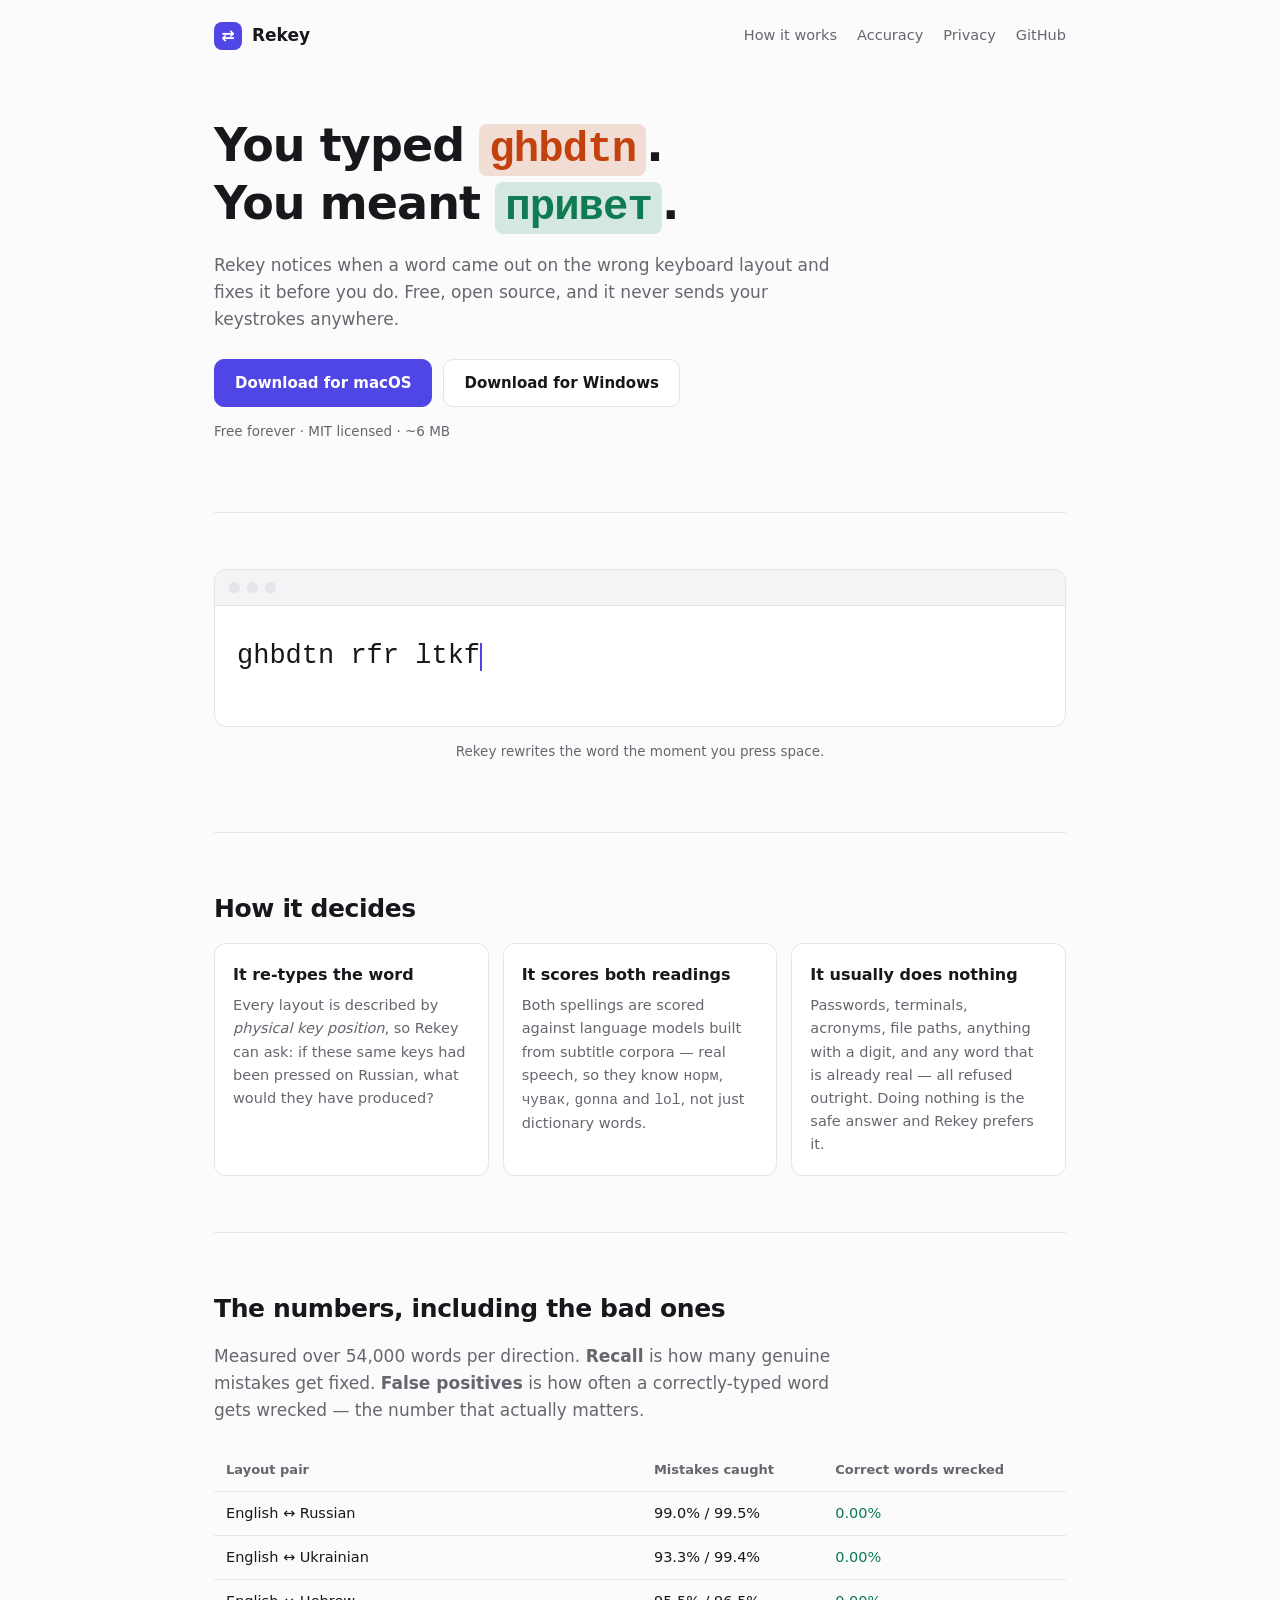
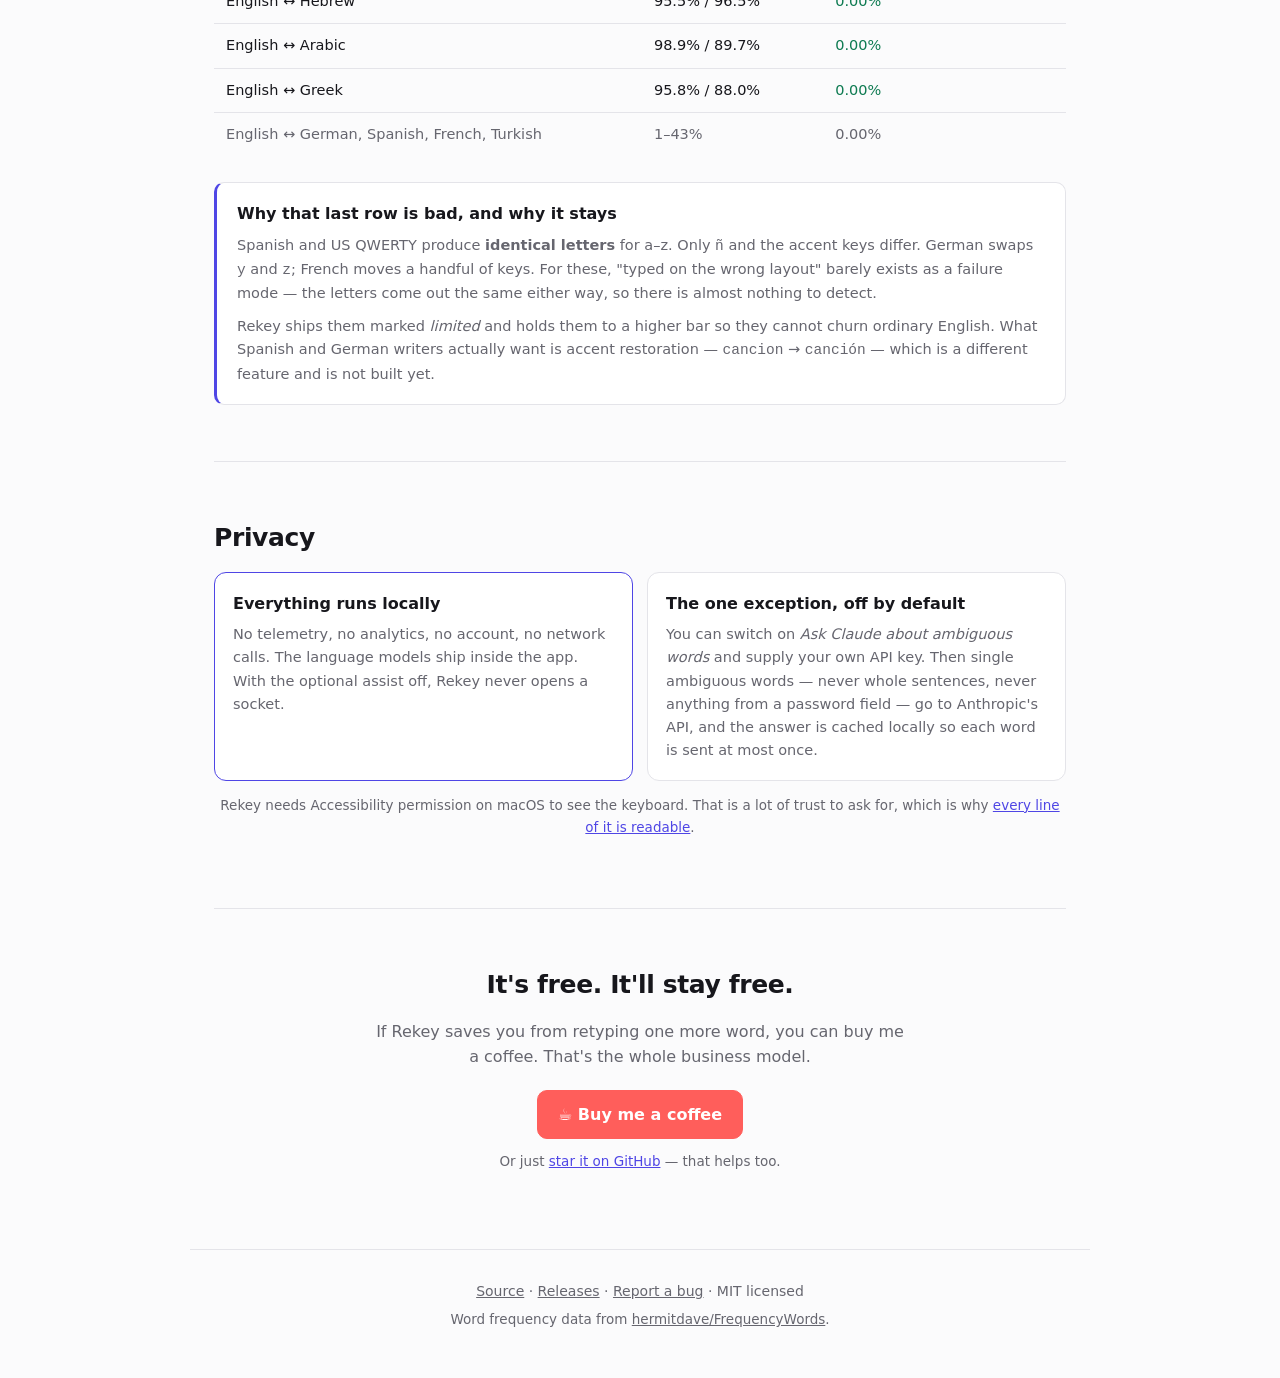
<file: web/index.html>
<!doctype html>
<html lang="en">
<head>
<meta charset="utf-8" />
<meta name="viewport" content="width=device-width, initial-scale=1" />
<title>Rekey — fix text typed on the wrong keyboard layout</title>
<meta name="description" content="Rekey fixes words typed with the wrong keyboard layout as you type them. ghbdtn becomes привет. Free, open source, runs entirely on your machine. macOS and Windows." />
<meta property="og:title" content="Rekey — ghbdtn → привет" />
<meta property="og:description" content="Fixes text typed on the wrong keyboard layout, as you type. Free, open source, fully offline." />
<meta property="og:type" content="website" />
<meta name="twitter:card" content="summary_large_image" />
<link rel="icon" href="favicon.png" />
<link rel="stylesheet" href="style.css" />
</head>
<body>

<header class="nav">
  <a class="logo" href="/">
    <span class="mark" aria-hidden="true">⇄</span>
    <span>Rekey</span>
  </a>
  <nav>
    <a href="#how">How it works</a>
    <a href="#accuracy">Accuracy</a>
    <a href="#privacy">Privacy</a>
    <a href="https://github.com/rstqDev/rekey">GitHub</a>
  </nav>
</header>

<main>

<section class="hero">
  <h1>You typed <code class="wrong">ghbdtn</code>.<br />You meant <code class="right">привет</code>.</h1>
  <p class="lede">
    Rekey notices when a word came out on the wrong keyboard layout and fixes it
    before you do. Free, open source, and it never sends your keystrokes
    anywhere.
  </p>

  <div class="downloads">
    <a class="btn primary" href="https://github.com/rstqDev/rekey/releases/latest" data-os="mac">
      Download for macOS
    </a>
    <a class="btn" href="https://github.com/rstqDev/rekey/releases/latest" data-os="win">
      Download for Windows
    </a>
  </div>
  <p class="fine">Free forever · MIT licensed · ~6 MB</p>
</section>

<section class="demo" aria-label="Demonstration">
  <div class="editor">
    <div class="editor-bar"><span></span><span></span><span></span></div>
    <div class="editor-body">
      <p class="typed" id="line"><span id="text"></span><span class="caret"></span></p>
    </div>
  </div>
  <p class="fine center">Rekey rewrites the word the moment you press space.</p>
</section>

<section id="how">
  <h2>How it decides</h2>
  <div class="cards">
    <article>
      <h3>It re-types the word</h3>
      <p>Every layout is described by <em>physical key position</em>, so
        Rekey can ask: if these same keys had been pressed on Russian, what
        would they have produced?</p>
    </article>
    <article>
      <h3>It scores both readings</h3>
      <p>Both spellings are scored against language models built from
        subtitle corpora — real speech, so they know <code>норм</code>,
        <code>чувак</code>, <code>gonna</code> and <code>lol</code>, not just
        dictionary words.</p>
    </article>
    <article>
      <h3>It usually does nothing</h3>
      <p>Passwords, terminals, acronyms, file paths, anything with a digit,
        and any word that is already real — all refused outright. Doing
        nothing is the safe answer and Rekey prefers it.</p>
    </article>
  </div>
</section>

<section id="accuracy">
  <h2>The numbers, including the bad ones</h2>
  <p class="section-lede">
    Measured over 54,000 words per direction. <strong>Recall</strong> is how
    many genuine mistakes get fixed. <strong>False positives</strong> is how
    often a correctly-typed word gets wrecked — the number that actually
    matters.
  </p>

  <table>
    <thead>
      <tr><th>Layout pair</th><th>Mistakes caught</th><th>Correct words wrecked</th></tr>
    </thead>
    <tbody>
      <tr><td>English ↔ Russian</td><td>99.0% / 99.5%</td><td class="good">0.00%</td></tr>
      <tr><td>English ↔ Ukrainian</td><td>93.3% / 99.4%</td><td class="good">0.00%</td></tr>
      <tr><td>English ↔ Hebrew</td><td>95.5% / 96.5%</td><td class="good">0.00%</td></tr>
      <tr><td>English ↔ Arabic</td><td>98.9% / 89.7%</td><td class="good">0.00%</td></tr>
      <tr><td>English ↔ Greek</td><td>95.8% / 88.0%</td><td class="good">0.00%</td></tr>
      <tr class="muted"><td>English ↔ German, Spanish, French, Turkish</td><td>1–43%</td><td class="good">0.00%</td></tr>
    </tbody>
  </table>

  <div class="caveat">
    <h3>Why that last row is bad, and why it stays</h3>
    <p>
      Spanish and US QWERTY produce <strong>identical letters</strong> for a–z.
      Only <code>ñ</code> and the accent keys differ. German swaps
      <code>y</code> and <code>z</code>; French moves a handful of keys. For
      these, "typed on the wrong layout" barely exists as a failure mode — the
      letters come out the same either way, so there is almost nothing to
      detect.
    </p>
    <p>
      Rekey ships them marked <em>limited</em> and holds them to a higher bar
      so they cannot churn ordinary English. What Spanish and German writers
      actually want is accent restoration — <code>cancion</code> →
      <code>canción</code> — which is a different feature and is not built yet.
    </p>
  </div>
</section>

<section id="privacy">
  <h2>Privacy</h2>
  <div class="cards two">
    <article class="solid">
      <h3>Everything runs locally</h3>
      <p>No telemetry, no analytics, no account, no network calls. The
        language models ship inside the app. With the optional assist off,
        Rekey never opens a socket.</p>
    </article>
    <article>
      <h3>The one exception, off by default</h3>
      <p>You can switch on <em>Ask Claude about ambiguous words</em> and supply
        your own API key. Then single ambiguous words — never whole sentences,
        never anything from a password field — go to Anthropic's API, and the
        answer is cached locally so each word is sent at most once.</p>
    </article>
  </div>
  <p class="fine center">
    Rekey needs Accessibility permission on macOS to see the keyboard. That is
    a lot of trust to ask for, which is why
    <a href="https://github.com/rstqDev/rekey">every line of it is
    readable</a>.
  </p>
</section>

<section class="support">
  <h2>It's free. It'll stay free.</h2>
  <p>If Rekey saves you from retyping one more word, you can buy me a coffee.
    That's the whole business model.</p>
  <a class="btn coffee" href="https://ko-fi.com/rekeyapp">☕ Buy me a coffee</a>
  <p class="fine">Or just <a href="https://github.com/rstqDev/rekey">star it on GitHub</a> — that helps too.</p>
</section>

</main>

<footer>
  <p>
    <a href="https://github.com/rstqDev/rekey">Source</a> ·
    <a href="https://github.com/rstqDev/rekey/releases">Releases</a> ·
    <a href="https://github.com/rstqDev/rekey/issues">Report a bug</a> ·
    MIT licensed
  </p>
  <p class="fine">
    Word frequency data from
    <a href="https://github.com/hermitdave/FrequencyWords">hermitdave/FrequencyWords</a>.
  </p>
</footer>

<script src="demo.js"></script>
</body>
</html>
</file>
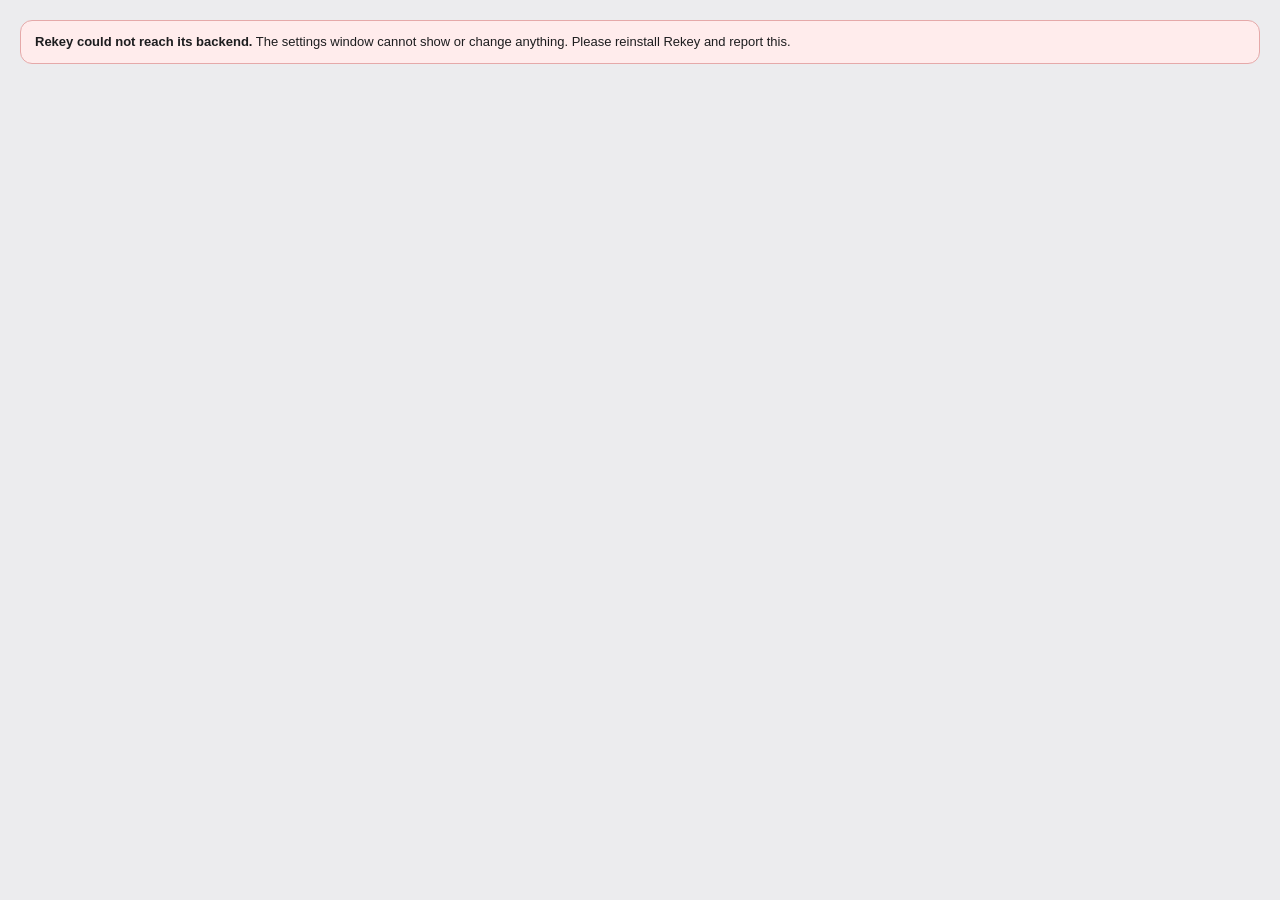
<file: app/ui/index.html>
<!doctype html>
<html lang="en">
<head>
  <meta charset="utf-8" />
  <meta name="viewport" content="width=device-width, initial-scale=1" />
  <title>Rekey</title>
  <link rel="stylesheet" href="style.css" />
</head>
<body>
  <!-- Draggable title area. macOS hides its own title bar here, so this stands
       in for it; on Windows the system chrome sits above and this is a header. -->
  <header class="titlebar" data-tauri-drag-region>
    <span class="titlebar-title" data-tauri-drag-region>Rekey</span>
  </header>

  <div id="permission" class="banner banner-warn" hidden>
    <p><strong>Rekey needs Accessibility access</strong> to see what you type
      and put corrections back.</p>
    <div class="banner-actions">
      <button id="grant" class="btn btn-primary">Grant access</button>
      <button id="open-settings" class="btn">Open System Settings</button>
    </div>
    <p class="footnote">Rekey starts correcting the moment you allow it — no
      restart needed.</p>
  </div>

  <div id="no-models" class="banner banner-error" hidden>
    <p><strong>No language models found.</strong> Corrections are disabled.
      Reinstall Rekey, or run the model build from the repository.</p>
  </div>

  <p id="save-error" class="banner banner-error" hidden></p>

  <main>
    <section class="group">
      <div class="row">
        <div class="row-text">
          <span class="row-title">Correct as I type</span>
          <span class="row-detail" id="enabled-detail">Watching for words typed on the wrong layout</span>
        </div>
        <label class="switch">
          <input type="checkbox" id="enabled" switch />
          <span class="switch-track"><span class="switch-thumb"></span></span>
        </label>
      </div>
    </section>

    <h2 class="group-header">Try it</h2>
    <section class="group">
      <div class="row row-column">
        <input
          id="try-input"
          type="text"
          class="field mono"
          spellcheck="false"
          autocomplete="off"
          placeholder="ghbdtn rfr ltkf" />
        <output id="try-output" class="preview mono">привет как дела</output>
      </div>
      <div class="row">
        <span class="row-title">Typed with</span>
        <select id="try-layout" class="select"></select>
      </div>
    </section>
    <p class="group-footnote">Nothing typed here leaves your machine.</p>

    <h2 class="group-header">Languages you type in</h2>
    <section class="group">
      <ul id="layouts" class="layouts"></ul>
    </section>
    <p class="group-footnote">Rekey compares what you typed against every
      language selected here. Choosing fewer makes it more certain.</p>

    <h2 class="group-header">Corrections</h2>
    <section class="group">
      <div class="row">
        <div class="row-text">
          <span class="row-title">How eager</span>
          <span class="row-detail" id="sensitivity-hint"></span>
        </div>
        <select id="sensitivity" class="select" aria-label="How eager">
          <option value="cautious">Cautious</option>
          <option value="balanced">Balanced</option>
          <option value="eager">Eager</option>
        </select>
      </div>
      <div class="row">
        <div class="row-text">
          <span class="row-title">Fix the last word by hand</span>
          <span class="row-detail" id="shortcut-hint"></span>
        </div>
        <select id="shortcut" class="select">
          <option value="tap:option">Tap Option</option>
          <option value="doubletap:option">Double-tap Option</option>
          <option value="tap:shift">Tap Shift</option>
          <option value="doubletap:shift">Double-tap Shift</option>
          <option value="tap:control">Tap Control</option>
          <option value="doubletap:control">Double-tap Control</option>
          <option value="tap:command">Tap Command</option>
          <option value="doubletap:command">Double-tap Command</option>
          <option value="off">Off</option>
        </select>
      </div>
      <div class="row">
        <div class="row-text">
          <span class="row-title">Leave ALL CAPS alone</span>
          <span class="row-detail">Acronyms like HTTP and NASA are usually meant as typed</span>
        </div>
        <label class="switch">
          <input type="checkbox" id="skip-caps" switch />
          <span class="switch-track"><span class="switch-thumb"></span></span>
        </label>
      </div>
    </section>

    <h2 class="group-header">General</h2>
    <section class="group">
      <div class="row">
        <span class="row-title">Open at login</span>
        <label class="switch">
          <input type="checkbox" id="launch" switch />
          <span class="switch-track"><span class="switch-thumb"></span></span>
        </label>
      </div>
      <div class="row">
        <div class="row-text">
          <span class="row-title">Ask Claude about ambiguous words</span>
          <span class="row-detail">Sends single words — never whole sentences — to
            Anthropic's API and remembers the answer locally</span>
          <span class="row-detail" id="ai-status"></span>
        </div>
        <label class="switch">
          <input type="checkbox" id="ai" switch />
          <span class="switch-track"><span class="switch-thumb"></span></span>
        </label>
      </div>
      <div class="row row-column" id="ai-key-row" hidden>
        <input
          id="api-key"
          type="password"
          class="field mono"
          spellcheck="false"
          autocomplete="off"
          placeholder="sk-ant-…" />
      </div>
    </section>

    <h2 class="group-header">Never corrects in</h2>
    <section class="group">
      <div class="row">
        <span class="row-detail" id="excluded-summary">Password managers,
          terminals and password fields, where a silent rewrite would do real
          damage.</span>
      </div>
    </section>

    <section id="exceptions-section" hidden>
      <h2 class="group-header">Words you told it to leave alone</h2>
      <div class="group">
        <div class="row">
          <ul id="exceptions" class="chips"></ul>
        </div>
      </div>
    </section>

    <p class="colophon"><span id="stats">No corrections yet</span> · <span id="version"></span></p>
  </main>

  <!-- Inert when running inside Tauri; see dev-mock.js. -->
  <script src="dev-mock.js"></script>
  <script src="app.js"></script>
</body>
</html>
</file>
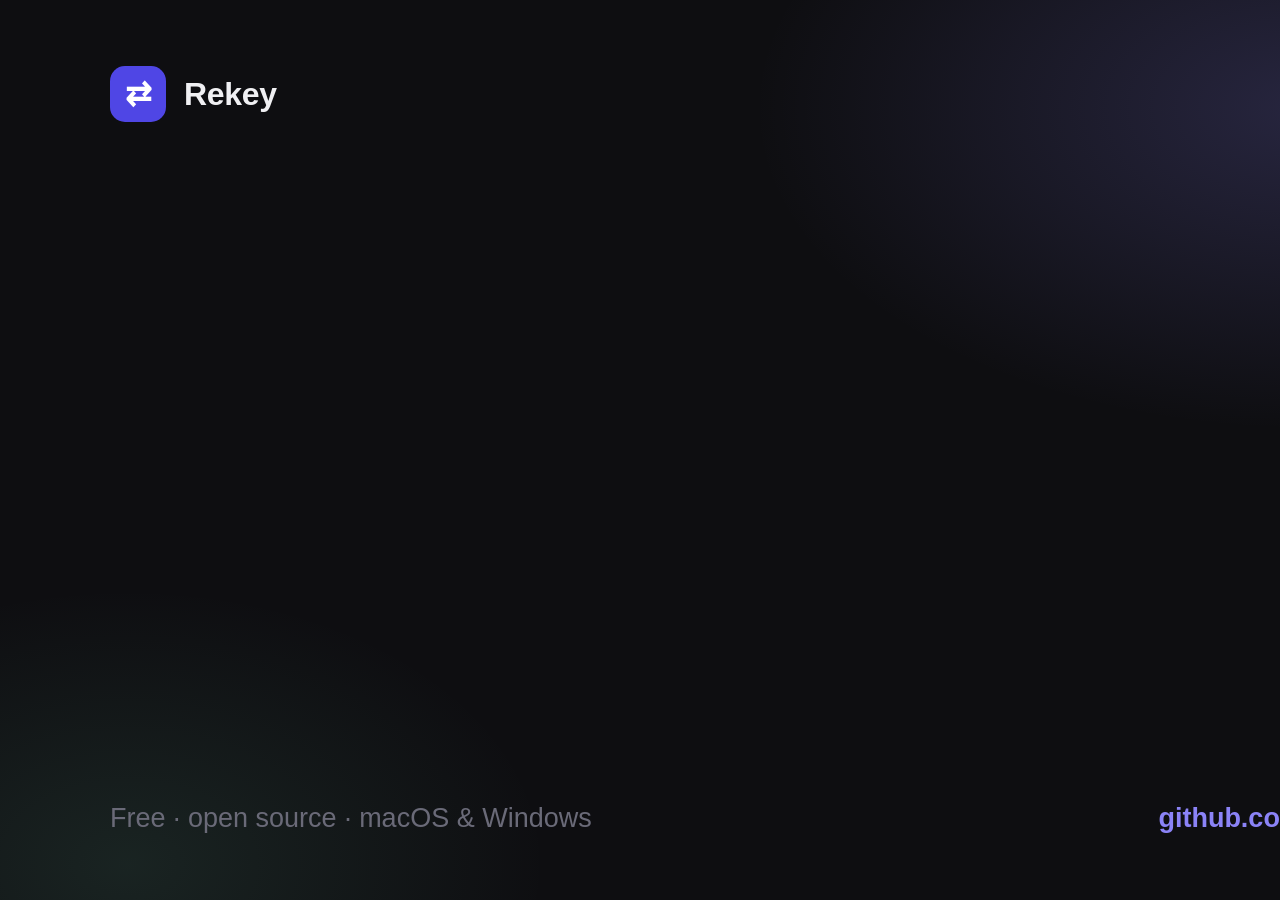
<file: automation/cards/card.html>
<!doctype html>
<html lang="en">
<head>
<meta charset="utf-8" />
<title>Rekey card</title>
<style>
  /* Promotional card, rendered to PNG by Chrome headless at 1600x900 —
     the 16:9 that X shows without cropping. Content is filled in from the
     query string so one template covers every variant. */
  * { box-sizing: border-box; margin: 0; padding: 0; }

  html, body {
    width: 1600px;
    height: 900px;
    overflow: hidden;
  }

  body {
    background: #0e0e11;
    color: #f0f0f3;
    font: 400 28px/1.5 -apple-system, BlinkMacSystemFont, "Helvetica Neue", sans-serif;
    -webkit-font-smoothing: antialiased;
    display: flex;
    flex-direction: column;
    justify-content: center;
    padding: 0 110px;
    position: relative;
  }

  /* A soft brand wash so the card is not a flat rectangle. */
  body::before {
    content: "";
    position: absolute;
    inset: 0;
    background:
      radial-gradient(900px 520px at 82% 12%, rgba(139, 131, 247, 0.20), transparent 62%),
      radial-gradient(700px 460px at 8% 96%, rgba(126, 226, 184, 0.10), transparent 60%);
    pointer-events: none;
  }

  .brand {
    display: flex;
    align-items: center;
    gap: 18px;
    position: absolute;
    top: 66px;
    left: 110px;
    font-size: 32px;
    font-weight: 640;
    letter-spacing: -0.01em;
  }

  .mark {
    width: 56px;
    height: 56px;
    border-radius: 15px;
    background: #4f46e5;
    display: grid;
    place-items: center;
    font-size: 32px;
    color: #fff;
  }

  h1 {
    font-size: 82px;
    line-height: 1.14;
    letter-spacing: -0.028em;
    font-weight: 660;
    max-width: 20ch;
  }

  .swap {
    display: flex;
    align-items: center;
    gap: 42px;
    font-family: ui-monospace, "SF Mono", Menlo, monospace;
    font-size: 88px;
    font-weight: 500;
  }

  .wrong { color: #ff8f8f; }
  .right { color: #7ee2b8; }
  .arrow { color: #6a6a78; font-size: 62px; }

  .sub {
    margin-top: 40px;
    font-size: 34px;
    color: #9a9aa6;
    max-width: 36ch;
    line-height: 1.45;
  }

  .foot {
    position: absolute;
    bottom: 62px;
    left: 110px;
    right: 110px;
    display: flex;
    align-items: baseline;
    gap: 24px;
    font-size: 27px;
    color: #6a6a78;
  }

  .foot .url { color: #8b83f7; font-weight: 560; }
  .spacer { flex: 1; }

  .stat {
    display: flex;
    gap: 70px;
    margin-top: 18px;
  }

  .stat div { line-height: 1.2; }
  .stat .n { font-size: 76px; font-weight: 660; letter-spacing: -0.02em; }
  .stat .n.good { color: #7ee2b8; }
  .stat .l { font-size: 25px; color: #9a9aa6; margin-top: 8px; }

  [hidden] { display: none !important; }
</style>
</head>
<body>
  <div class="brand"><span class="mark">⇄</span><span>Rekey</span></div>

  <h1 id="headline" hidden></h1>

  <div class="swap" id="swap" hidden>
    <span class="wrong" id="wrong"></span>
    <span class="arrow">→</span>
    <span class="right" id="right"></span>
  </div>

  <div class="stat" id="stat" hidden>
    <div><div class="n good" id="n1"></div><div class="l" id="l1"></div></div>
    <div><div class="n" id="n2"></div><div class="l" id="l2"></div></div>
  </div>

  <p class="sub" id="sub" hidden></p>

  <div class="foot">
    <span>Free · open source · macOS &amp; Windows</span>
    <span class="spacer"></span>
    <span class="url" id="url">github.com/rstqDev/rekey</span>
  </div>

<script>
  // Fields arrive as query parameters so make_cards.py can drive one template.
  const p = new URLSearchParams(location.search);
  const set = (id, value) => {
    const el = document.getElementById(id);
    if (value) { el.textContent = value; el.hidden = false; }
  };

  set("headline", p.get("headline"));
  set("sub", p.get("sub"));
  // Overridable so the footer can point at a real domain once one exists,
  // rather than advertising one nobody owns.
  if (p.get("url")) document.getElementById("url").textContent = p.get("url");

  if (p.get("wrong")) {
    document.getElementById("swap").hidden = false;
    set("wrong", p.get("wrong"));
    set("right", p.get("right"));
  }
  if (p.get("n1")) {
    document.getElementById("stat").hidden = false;
    set("n1", p.get("n1")); set("l1", p.get("l1"));
    set("n2", p.get("n2")); set("l2", p.get("l2"));
  }
</script>
</body>
</html>
</file>
<file: web/style.css>
/* Rekey landing page. Dark by default — it is a developer-ish utility and the
   demo reads better on dark — with a light variant for people who prefer it. */

:root {
  --bg: #0e0e11;
  --panel: #17171c;
  --panel-2: #1d1d24;
  --text: #f0f0f3;
  --muted: #9a9aa6;
  --line: #2a2a33;
  --accent: #8b83f7;
  --accent-ink: #0e0e11;
  --wrong: #ff8f8f;
  --right: #7ee2b8;
  --good: #7ee2b8;
  --max: 900px;
}

@media (prefers-color-scheme: light) {
  :root {
    --bg: #fbfbfc;
    --panel: #ffffff;
    --panel-2: #f4f4f6;
    --text: #17171c;
    --muted: #66666f;
    --line: #e4e4e9;
    --accent: #4f46e5;
    --accent-ink: #ffffff;
    --wrong: #c2410c;
    --right: #0f7b52;
    --good: #0f7b52;
  }
}

* { box-sizing: border-box; }

html { scroll-behavior: smooth; }

body {
  margin: 0;
  background: var(--bg);
  color: var(--text);
  font: 16px/1.6 -apple-system, BlinkMacSystemFont, "Segoe UI", system-ui, sans-serif;
  -webkit-font-smoothing: antialiased;
}

a { color: var(--accent); }
code { font-family: ui-monospace, SFMono-Regular, "SF Mono", Menlo, monospace; }

/* -- nav ------------------------------------------------------------------ */

.nav {
  max-width: var(--max);
  margin: 0 auto;
  padding: 22px 24px;
  display: flex;
  align-items: center;
  gap: 20px;
  flex-wrap: wrap;
}

.logo {
  display: flex;
  align-items: center;
  gap: 10px;
  font-weight: 650;
  color: var(--text);
  text-decoration: none;
  font-size: 17px;
}

.mark {
  width: 28px; height: 28px;
  display: grid; place-items: center;
  border-radius: 8px;
  background: var(--accent);
  color: var(--accent-ink);
  font-size: 16px;
}

.nav nav { margin-left: auto; display: flex; gap: 20px; flex-wrap: wrap; }
.nav nav a { color: var(--muted); text-decoration: none; font-size: 14.5px; }
.nav nav a:hover { color: var(--text); }

/* -- sections ------------------------------------------------------------- */

main { max-width: var(--max); margin: 0 auto; padding: 0 24px; }
section { padding: 56px 0; border-top: 1px solid var(--line); }
section:first-child { border-top: none; }

h1 {
  font-size: clamp(30px, 6vw, 46px);
  line-height: 1.18;
  letter-spacing: -0.02em;
  margin: 12px 0 18px;
  font-weight: 680;
}

h1 code { font-size: 0.92em; padding: 2px 10px; border-radius: 8px; }
.wrong { background: color-mix(in srgb, var(--wrong) 16%, transparent); color: var(--wrong); }
.right { background: color-mix(in srgb, var(--right) 16%, transparent); color: var(--right); }

h2 {
  font-size: 25px;
  letter-spacing: -0.015em;
  margin: 0 0 14px;
  font-weight: 650;
}

h3 { font-size: 16px; margin: 0 0 7px; font-weight: 620; }

.lede, .section-lede {
  color: var(--muted);
  font-size: 17px;
  max-width: 60ch;
  margin: 0 0 26px;
}

.fine { color: var(--muted); font-size: 13.5px; }
.center { text-align: center; }

/* -- hero ----------------------------------------------------------------- */

.hero { padding-top: 34px; }
.downloads { display: flex; gap: 11px; flex-wrap: wrap; margin-bottom: 12px; }

.btn {
  display: inline-block;
  padding: 11px 20px;
  border-radius: 10px;
  border: 1px solid var(--line);
  background: var(--panel);
  color: var(--text);
  text-decoration: none;
  font-size: 15px;
  font-weight: 550;
}

.btn:hover { border-color: var(--accent); }
.btn.primary { background: var(--accent); border-color: var(--accent); color: var(--accent-ink); }
.btn.primary:hover { filter: brightness(1.1); }
.btn.coffee { background: #ff5e5b; border-color: #ff5e5b; color: #fff; font-size: 16px; }

/* -- demo ----------------------------------------------------------------- */

.editor {
  border: 1px solid var(--line);
  border-radius: 12px;
  background: var(--panel);
  overflow: hidden;
  margin-bottom: 12px;
}

.editor-bar {
  display: flex;
  gap: 7px;
  padding: 12px 14px;
  background: var(--panel-2);
  border-bottom: 1px solid var(--line);
}

.editor-bar span {
  width: 11px; height: 11px;
  border-radius: 50%;
  background: var(--line);
}

.editor-body { padding: 30px 22px; min-height: 120px; }

.typed {
  margin: 0;
  font-family: ui-monospace, SFMono-Regular, "SF Mono", Menlo, monospace;
  font-size: clamp(19px, 4vw, 27px);
  line-height: 1.5;
  overflow-wrap: anywhere;
}

.caret {
  display: inline-block;
  width: 2px;
  height: 1.05em;
  vertical-align: text-bottom;
  background: var(--accent);
  animation: blink 1.05s step-end infinite;
}

@keyframes blink { 50% { opacity: 0; } }

.flash { animation: flash 0.55s ease-out; }
@keyframes flash {
  from { background: color-mix(in srgb, var(--right) 34%, transparent); }
  to { background: transparent; }
}

@media (prefers-reduced-motion: reduce) {
  .caret { animation: none; }
  .flash { animation: none; }
  html { scroll-behavior: auto; }
}

/* -- cards ---------------------------------------------------------------- */

.cards {
  display: grid;
  grid-template-columns: repeat(auto-fit, minmax(230px, 1fr));
  gap: 14px;
}

.cards.two { grid-template-columns: repeat(auto-fit, minmax(280px, 1fr)); }

.cards article {
  background: var(--panel);
  border: 1px solid var(--line);
  border-radius: 12px;
  padding: 18px;
}

.cards article p { margin: 0; color: var(--muted); font-size: 14.5px; }
.cards article.solid { border-color: var(--accent); }

/* -- table ---------------------------------------------------------------- */

table {
  width: 100%;
  border-collapse: collapse;
  font-size: 14.5px;
  margin-bottom: 26px;
}

th, td {
  text-align: left;
  padding: 10px 12px;
  border-bottom: 1px solid var(--line);
}

th { color: var(--muted); font-weight: 550; font-size: 13px; }
td.good { color: var(--good); font-variant-numeric: tabular-nums; }
tr.muted td { color: var(--muted); }
tbody tr:last-child td { border-bottom: none; }

.caveat {
  background: var(--panel);
  border: 1px solid var(--line);
  border-left: 3px solid var(--accent);
  border-radius: 10px;
  padding: 18px 20px;
}

.caveat p { color: var(--muted); font-size: 14.5px; margin: 0 0 10px; }
.caveat p:last-child { margin-bottom: 0; }

/* -- support -------------------------------------------------------------- */

.support { text-align: center; }
.support p { color: var(--muted); max-width: 52ch; margin: 0 auto 20px; }
.support .btn { margin-bottom: 12px; }

/* -- footer --------------------------------------------------------------- */

footer {
  max-width: var(--max);
  margin: 0 auto;
  padding: 30px 24px 50px;
  border-top: 1px solid var(--line);
  text-align: center;
  color: var(--muted);
  font-size: 14px;
}

footer a { color: var(--muted); }
footer a:hover { color: var(--accent); }
footer p { margin: 0 0 7px; }
</file>
<file: app/ui/style.css>
/* Rekey settings window.
 *
 * One structure, two skins. The layout is the grouped-row shape both platforms
 * use for settings — a label on the left, its control on the right, rows
 * stacked inside a rounded container — and everything that differs between
 * macOS and Windows is expressed as tokens under [data-platform].
 *
 * The platform is reported by the Rust side and stamped on <html>, so the
 * window matches the machine it is actually running on rather than guessing
 * from the user agent.
 *
 * Sizes follow the desktop guidance: 13pt body, nothing below 10pt. The
 * previous design had 9.5px badges, which is under that floor.
 */

/* -- shared tokens --------------------------------------------------------- */

:root {
  /* Tells the engine which appearance to draw system controls in. Without it,
     pop-up buttons and checkboxes render light while the page renders dark —
     which is how they ended up as pale text on a pale control. */
  color-scheme: light dark;

  /* Generous, concentric radii, matching the current macOS look. An inner
     radius is the outer one minus the padding between them, so nested corners
     stay parallel instead of drifting apart. */
  --radius-group: 12px;
  --radius-control: 8px;
  /* Height of the overlaid title bar. The traffic lights are drawn by the
     system on top of the web content, so the content has to start below them. */
  --titlebar-height: 44px;
  --row-min-height: 38px;
  --row-pad-x: 12px;
  --row-pad-y: 9px;
  --gutter: 20px;
  --group-gap: 18px;

  --font-ui: -apple-system, BlinkMacSystemFont, "SF Pro Text", "Helvetica Neue",
    sans-serif;
  --font-mono: ui-monospace, SFMono-Regular, "SF Mono", Menlo, monospace;
  --size-body: 13px;
  --size-detail: 11px;
  --size-header: 11px;

  /* Light appearance. Every colour is defined here and only overridden. */
  --bg: #ececee;
  --group-bg: #ffffff;
  --group-border: rgba(0, 0, 0, 0.08);
  --separator: rgba(0, 0, 0, 0.08);
  --text: #1d1d1f;
  --text-secondary: #6e6e73;
  --accent: #0a68e1;
  --accent-text: #ffffff;
  --control-bg: #ffffff;
  --control-border: rgba(0, 0, 0, 0.18);
  --track-off: #d8d8dc;
  --field-bg: #ffffff;
  --preview-bg: #eef2fb;
  --warn-bg: #fff6e0;
  --warn-border: #e8c37a;
  --error-bg: #ffecec;
  --error-border: #e5a9a9;
  --shadow-control: 0 1px 1px rgba(0, 0, 0, 0.06);
  --titlebar-scrolled: rgba(236, 236, 238, 0.72);
}

@media (prefers-color-scheme: dark) {
  :root {
    --bg: #1c1c1e;
    --group-bg: #2c2c2e;
    --group-border: rgba(255, 255, 255, 0.09);
    --separator: rgba(255, 255, 255, 0.11);
    --text: #f5f5f7;
    --text-secondary: #98989e;
    --accent: #3d8bfd;
    --accent-text: #ffffff;
    --control-bg: #3a3a3c;
    --control-border: rgba(255, 255, 255, 0.16);
    --track-off: #4b4b4f;
    --field-bg: #1c1c1e;
    --preview-bg: #2a3350;
    --warn-bg: #3a2f1a;
    --warn-border: #77602c;
    --error-bg: #3a2020;
    --error-border: #7a3c3c;
    --shadow-control: none;
    --titlebar-scrolled: rgba(28, 28, 30, 0.72);
  }
}

/* -- Windows 11 -----------------------------------------------------------
 * Fluent: Segoe UI Variable, squarer corners, a lighter card against a Mica
 * ground, and the system accent blue. Controls sit on a subtle border rather
 * than a shadow, and the toggle is a pill with a travelling dot.
 */

[data-platform="windows"] {
  --radius-group: 8px;
  --radius-control: 4px;
  --titlebar-height: 46px;
  --row-min-height: 44px;
  --row-pad-x: 14px;
  --row-pad-y: 10px;
  --font-ui: "Segoe UI Variable Text", "Segoe UI Variable", "Segoe UI",
    system-ui, sans-serif;
  --size-body: 14px;
  --size-detail: 12px;
  --size-header: 14px;

  --bg: #f3f3f3;
  --group-bg: #fbfbfb;
  --group-border: rgba(0, 0, 0, 0.06);
  --separator: rgba(0, 0, 0, 0.06);
  --text: #1b1b1b;
  --text-secondary: #5d5d5d;
  --accent: #005fb8;
  --control-bg: #fdfdfd;
  --control-border: rgba(0, 0, 0, 0.16);
  --track-off: #8a8a8a;
  --field-bg: #fdfdfd;
  --preview-bg: #eef4fc;
  --shadow-control: none;
  --titlebar-scrolled: rgba(243, 243, 243, 0.78);
}

@media (prefers-color-scheme: dark) {
  [data-platform="windows"] {
    --bg: #202020;
    --group-bg: #2b2b2b;
    --group-border: rgba(255, 255, 255, 0.07);
    --separator: rgba(255, 255, 255, 0.07);
    --text: #ffffff;
    --text-secondary: #cfcfcf;
    --accent: #60cdff;
    --accent-text: #003754;
    --control-bg: #323232;
    --control-border: rgba(255, 255, 255, 0.1);
    --track-off: #9a9a9a;
    --field-bg: #2d2d2d;
    --preview-bg: #23344a;
    --titlebar-scrolled: rgba(32, 32, 32, 0.78);
  }
}

/* -- window material -------------------------------------------------------
 * Applied only when the Rust side confirms the system actually gave us one.
 * Making the window ground transparent without a material behind it would
 * leave a see-through window, so this is opt-in on success rather than assumed.
 *
 * The cards stay close to opaque on purpose. The material behind them already
 * blurs and desaturates whatever is on the desktop, but it does not guarantee
 * a contrast ratio — and body text needs 4.5:1 whatever happens to be behind
 * the window. Letting the material read through the gaps between groups gives
 * the depth without putting text on an unknown background.
 */

[data-vibrancy="on"] {
  --bg: transparent;
  --group-bg: rgba(255, 255, 255, 0.86);
  --group-border: rgba(0, 0, 0, 0.06);
}

@media (prefers-color-scheme: dark) {
  [data-vibrancy="on"] {
    --group-bg: rgba(58, 58, 60, 0.78);
    --group-border: rgba(255, 255, 255, 0.08);
  }
}

[data-vibrancy="on"][data-platform="windows"] {
  --group-bg: rgba(252, 252, 252, 0.82);
}

@media (prefers-color-scheme: dark) {
  [data-vibrancy="on"][data-platform="windows"] {
    --group-bg: rgba(48, 48, 48, 0.78);
  }
}

/* -- base ------------------------------------------------------------------ */

* {
  box-sizing: border-box;
}

/* `display` on a class outranks the user agent's [hidden] rule, so anything
   the code hides by setting `.hidden = true` would otherwise stay visible —
   which is how the API key field turned up with the assist switched off. */
[hidden] {
  display: none !important;
}

body {
  margin: 0;
  /* Transparent under a material, so the window itself is what shows. */
  background: var(--bg);
  color: var(--text);
  font-family: var(--font-ui);
  font-size: var(--size-body);
  line-height: 1.4;
  -webkit-font-smoothing: antialiased;
  user-select: none;
}

.mono {
  font-family: var(--font-mono);
}

/* -- title bar ------------------------------------------------------------- */

/* The functional layer: it floats above the content, and the content scrolls
   underneath it. Sticky rather than fixed so it participates in layout. */
.titlebar {
  /* Fixed rather than sticky. A sticky element has its position recalculated
     against the flow on every scroll frame; a fixed one is promoted to its own
     layer and simply stays put, which is what stopped the strip stuttering as
     content moved under it. */
  position: fixed;
  top: 0;
  left: 0;
  right: 0;
  z-index: 10;
  height: var(--titlebar-height);
  display: flex;
  align-items: center;
  justify-content: center;
  font-weight: 600;
  font-size: var(--size-body);
  /* Dragging is handled by Tauri's own data-tauri-drag-region attribute on
     this element; -webkit-app-region is a Chromium extension and does nothing
     in the WebKit view Tauri uses on macOS. */
}

/* A scroll edge effect: separate the bar once content passes beneath it.
 *
 * Deliberately no backdrop-filter. The window already sits on a system
 * vibrancy material, and compositing a live blur on top of a live blur is what
 * made the background tear while dragging and scrolling. The material behind
 * is already doing the blurring; this only needs to add a tint and a hairline
 * so the title stays legible over whatever is sliding past.
 */
.titlebar::after {
  content: "";
  position: absolute;
  inset: 0;
  z-index: -1;
  background: var(--titlebar-scrolled);
  border-bottom: 1px solid var(--separator);
  opacity: 0;
  transition: opacity 0.18s ease;
}

body.scrolled .titlebar::after {
  opacity: 1;
}

/* Let clicks fall through to the drag region behind the title text. */
.titlebar-title {
  pointer-events: none;
}

/* Windows draws its own title bar above the content, so this becomes a
   left-aligned header rather than a stand-in for one. */
[data-platform="windows"] .titlebar {
  justify-content: flex-start;
  padding: 0 var(--gutter);
  font-size: 15px;
  font-weight: 600;
}

/* -- layout ---------------------------------------------------------------- */

main {
  /* The title bar is out of flow now, so the content has to make room. */
  padding: var(--titlebar-height) var(--gutter) var(--gutter);
}

.group {
  background: var(--group-bg);
  border: 1px solid var(--group-border);
  border-radius: var(--radius-group);
  overflow: hidden;
}

.group-header {
  margin: var(--group-gap) 2px 6px;
  font-size: var(--size-header);
  font-weight: 600;
  color: var(--text-secondary);
  letter-spacing: 0;
}

/* Windows settings headers are full-size and sit in the text colour. */
[data-platform="windows"] .group-header {
  color: var(--text);
  margin: 22px 2px 8px;
}

.group-footnote,
.footnote {
  margin: 6px 4px 0;
  font-size: var(--size-detail);
  color: var(--text-secondary);
}

.row {
  display: flex;
  align-items: center;
  gap: 12px;
  min-height: var(--row-min-height);
  padding: var(--row-pad-y) var(--row-pad-x);
}

/* Separators are inset from the leading edge, as in both systems' lists. */
.row + .row {
  border-top: 1px solid var(--separator);
}

.row-column {
  flex-direction: column;
  align-items: stretch;
  gap: 6px;
}

.row-text {
  display: flex;
  flex-direction: column;
  gap: 1px;
  min-width: 0;
  flex: 1;
}

.row-title {
  flex: 1;
}

.row-detail {
  font-size: var(--size-detail);
  color: var(--text-secondary);
}

.row-detail:empty {
  display: none;
}

/* -- switch ----------------------------------------------------------------
 * Two implementations. Where the system can draw a real switch, it does, and
 * the custom one is removed entirely — a hand-built control is always slightly
 * wrong, and gets more wrong as the system moves on. The fallback exists for
 * engines without it, currently everything outside WebKit.
 */

[data-native-switch="on"] .switch input {
  position: static;
  opacity: 1;
  width: auto;
  height: auto;
  appearance: auto;
  accent-color: var(--accent);
  margin: 0;
}

[data-native-switch="on"] .switch-track {
  display: none;
}


.switch {
  flex: none;
  cursor: pointer;
  display: inline-flex;
}

.switch input {
  position: absolute;
  opacity: 0;
  width: 0;
  height: 0;
}

.switch-track {
  width: 38px;
  height: 22px;
  border-radius: 11px;
  background: var(--track-off);
  transition: background 0.15s ease;
  display: block;
}

.switch-thumb {
  display: block;
  width: 18px;
  height: 18px;
  margin: 2px;
  border-radius: 50%;
  background: #fff;
  box-shadow: 0 1px 2px rgba(0, 0, 0, 0.3);
  transition: transform 0.15s ease;
}

.switch input:checked + .switch-track {
  background: var(--accent);
}

.switch input:checked + .switch-track .switch-thumb {
  transform: translateX(16px);
}

.switch input:focus-visible + .switch-track {
  outline: 2px solid var(--accent);
  outline-offset: 2px;
}

/* Clicking a control focuses it, and the engine draws a ring for that. A ring
   belongs to keyboard navigation, not to the pointer — :focus-visible is the
   distinction, and every control here opts out of the rest. */
.switch input:focus:not(:focus-visible),
.select:focus:not(:focus-visible),
input[type="checkbox"]:focus:not(:focus-visible),
button:focus:not(:focus-visible) {
  outline: none;
}

/* Fluent's toggle is a bordered pill whose dot grows when it turns on. */
[data-platform="windows"] .switch-track {
  width: 40px;
  height: 20px;
  border-radius: 10px;
  background: transparent;
  border: 1px solid var(--track-off);
}

[data-platform="windows"] .switch-thumb {
  width: 12px;
  height: 12px;
  margin: 3px;
  background: var(--text);
  box-shadow: none;
  transition: transform 0.15s ease, width 0.15s ease, background 0.15s ease;
}

[data-platform="windows"] .switch input:checked + .switch-track {
  background: var(--accent);
  border-color: var(--accent);
}

[data-platform="windows"] .switch input:checked + .switch-track .switch-thumb {
  background: var(--accent-text);
  transform: translateX(20px);
}

/* -- select ---------------------------------------------------------------- */

/* A pop-up button. On macOS the system draws it, chevron and all, so the only
   job here is to size it and stay out of the way; overriding its background and
   border is what made the old one read as a web control. */
.select {
  flex: none;
  max-width: 190px;
  font: inherit;
  font-size: var(--size-body);
}

[data-platform="windows"] .select {
  background: var(--control-bg);
  border: 1px solid var(--control-border);
  border-radius: var(--radius-control);
  padding: 4px 8px;
}

.select:focus-visible {
  outline: 2px solid var(--accent);
  outline-offset: 1px;
}

/* -- fields and preview ---------------------------------------------------- */

.field {
  width: 100%;
  font-size: var(--size-body);
  color: var(--text);
  background: var(--field-bg);
  border: 1px solid var(--control-border);
  border-radius: var(--radius-control);
  padding: 7px 9px;
  user-select: text;
}

.field:focus {
  outline: none;
  border-color: var(--accent);
  box-shadow: 0 0 0 3px color-mix(in srgb, var(--accent) 22%, transparent);
}

.preview {
  min-height: 34px;
  padding: 7px 9px;
  border-radius: var(--radius-control);
  background: var(--preview-bg);
  user-select: text;
  overflow-wrap: anywhere;
}

.preview.unchanged {
  background: transparent;
  color: var(--text-secondary);
  border: 1px dashed var(--separator);
}

/* -- languages ------------------------------------------------------------- */

.layouts {
  list-style: none;
  margin: 0;
  padding: 4px var(--row-pad-x) 8px;
  display: grid;
  grid-template-columns: 1fr 1fr;
  gap: 0 12px;
}

.layouts label {
  display: flex;
  align-items: center;
  gap: 8px;
  padding: 5px 0;
  cursor: pointer;
  min-height: 26px;
}

.layouts .name {
  flex: 1;
  overflow: hidden;
  text-overflow: ellipsis;
  white-space: nowrap;
}

input[type="checkbox"] {
  flex: none;
  accent-color: var(--accent);
  width: 14px;
  height: 14px;
  margin: 0;
}

/* "limited" marker. Text, not just colour, so it survives colour blindness
   and greyscale — and at 11px it clears the 10pt floor the old badge missed. */
.badge {
  font-size: var(--size-detail);
  color: var(--text-secondary);
  flex: none;
}

/* -- chips ----------------------------------------------------------------- */

.chips {
  list-style: none;
  margin: 0;
  padding: 0;
  display: flex;
  flex-wrap: wrap;
  gap: 5px;
}

.chips li {
  font-family: var(--font-mono);
  font-size: var(--size-detail);
  padding: 2px 8px;
  border-radius: 20px;
  background: var(--bg);
  border: 1px solid var(--separator);
  color: var(--text-secondary);
}

/* -- banners --------------------------------------------------------------- */

.banner {
  margin: var(--titlebar-height) var(--gutter) 12px;
  padding: 12px 14px;
  border-radius: var(--radius-group);
  border: 1px solid;
  font-size: var(--size-body);
}

.banner p {
  margin: 0;
}

.banner + .banner,
.banner + main,
.banner ~ main {
  padding-top: 0;
}

.banner-warn {
  background: var(--warn-bg);
  border-color: var(--warn-border);
}

.banner-error {
  background: var(--error-bg);
  border-color: var(--error-border);
}

.banner-actions {
  display: flex;
  gap: 8px;
  margin-top: 10px;
}

.btn {
  font: inherit;
  font-size: var(--size-body);
  padding: 5px 13px;
  border-radius: var(--radius-control);
  border: 1px solid var(--control-border);
  background: var(--control-bg);
  color: var(--text);
  cursor: pointer;
  box-shadow: var(--shadow-control);
}

.btn:hover {
  border-color: var(--accent);
}

.btn-primary {
  background: var(--accent);
  border-color: var(--accent);
  color: var(--accent-text);
}

.btn:focus-visible {
  outline: 2px solid var(--accent);
  outline-offset: 2px;
}

/* -- colophon -------------------------------------------------------------- */

/* Deliberately not a fixed footer: the desktop guidance warns against putting
   anything people need at the very bottom of a window, since windows are often
   dragged partly off-screen. This is incidental information, so it simply ends
   the page. */
.colophon {
  margin: var(--group-gap) 2px 0;
  font-size: var(--size-detail);
  color: var(--text-secondary);
  text-align: center;
}

@media (prefers-reduced-motion: reduce) {
  .switch-track,
  .switch-thumb,
  .titlebar::after {
    transition: none;
  }
}
</file>
